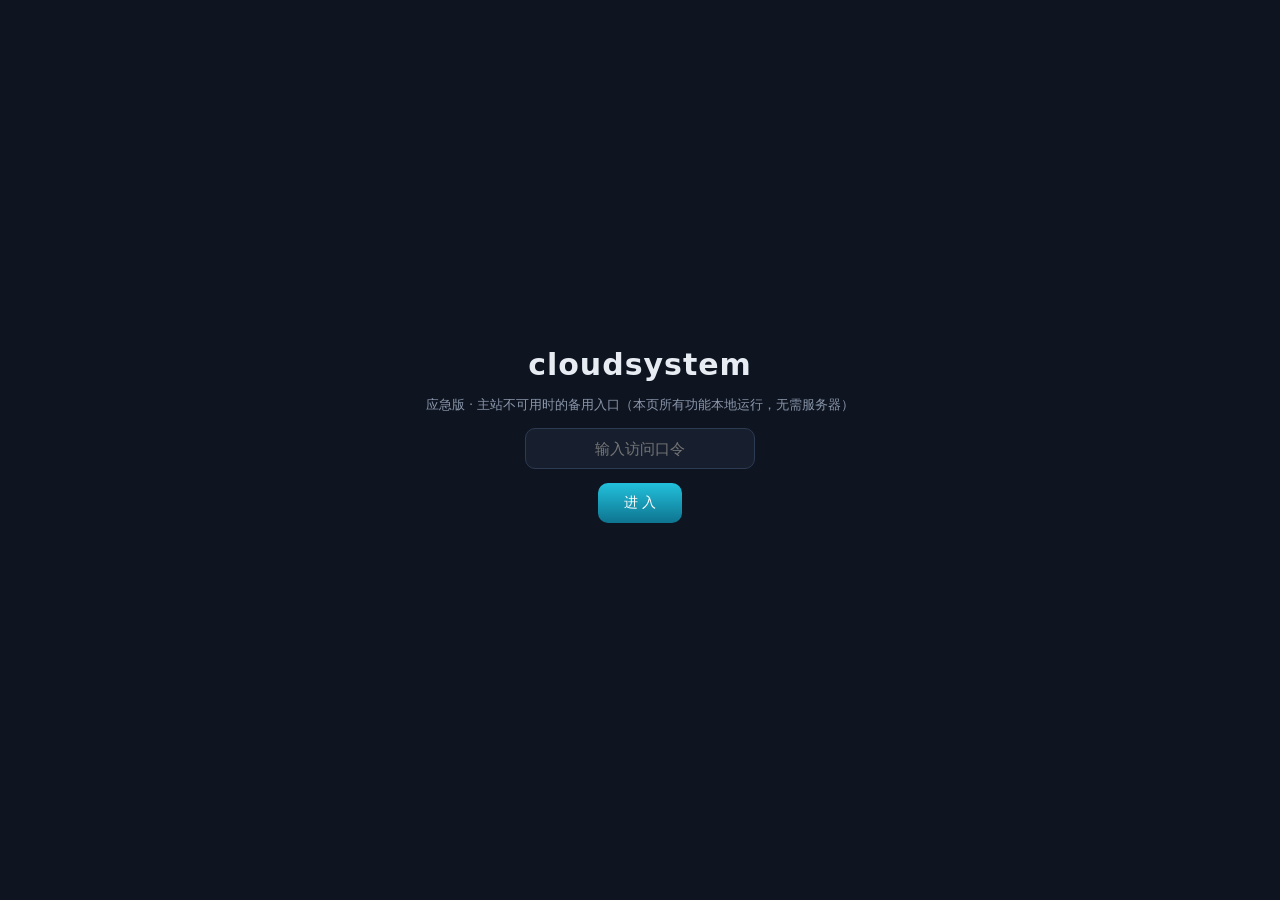
<file: index.html>
<!DOCTYPE html>
<html lang="zh-CN">
<head>
<meta charset="UTF-8">
<meta name="viewport" content="width=device-width, initial-scale=1.0">
<link rel="icon" href="[data-uri]">
<title>cloudsystem · 应急版</title>
<style>
  :root{--bg:#0e1420;--panel:#171f2e;--panel2:#1e2839;--text:#e7ecf3;--mut:#8a97ab;--acc:#22c1dc;--ok:#22b573;--bad:#e05b5b}
  *{box-sizing:border-box;margin:0;padding:0}
  body{background:var(--bg);color:var(--text);font-family:system-ui,"Microsoft YaHei",sans-serif;min-height:100vh}
  /* 登录 */
  #gate{display:flex;align-items:center;justify-content:center;min-height:100vh;flex-direction:column;gap:14px}
  #gate h1{font-size:30px;letter-spacing:1px}
  #gate .sub{color:var(--mut);font-size:13px}
  #gate input{padding:11px 14px;border-radius:10px;border:1px solid #2c3a52;background:var(--panel);color:var(--text);font-size:15px;width:230px;text-align:center;outline:none}
  #gate button{padding:11px 26px;border-radius:10px;border:0;background:linear-gradient(180deg,var(--acc),#0e7490);color:#fff;font-size:14px;cursor:pointer}
  #gate .err{color:var(--bad);font-size:12.5px;min-height:16px}
  /* 桌面 */
  #desk{display:none;max-width:900px;margin:0 auto;padding:20px 14px 60px}
  header{display:flex;align-items:center;gap:10px;margin-bottom:18px;flex-wrap:wrap}
  header b{font-size:17px}
  header .tag{font-size:11px;color:#ffd479;border:1px solid rgba(255,212,121,.4);border-radius:6px;padding:2px 8px}
  header .lnk{margin-left:auto;font-size:12.5px}
  header .lnk a{color:var(--acc);text-decoration:none;margin-left:12px}
  .grid{display:grid;grid-template-columns:repeat(auto-fill,minmax(150px,1fr));gap:12px}
  .tile{background:var(--panel);border:1px solid rgba(255,255,255,.07);border-radius:14px;padding:18px 10px;text-align:center;cursor:pointer;transition:.15s;user-select:none}
  .tile:hover{background:var(--panel2);transform:translateY(-2px)}
  .tile .ic{font-size:30px}
  .tile .nm{font-size:13px;margin-top:8px}
  /* 窗口 */
  .win{position:fixed;inset:0;background:rgba(0,0,0,.45);display:none;z-index:20}
  .win.on{display:flex;align-items:center;justify-content:center}
  .win .box{background:var(--panel);border:1px solid rgba(255,255,255,.1);border-radius:16px;width:min(680px,94vw);max-height:86vh;display:flex;flex-direction:column;overflow:hidden}
  .win .hd{display:flex;align-items:center;padding:12px 16px;border-bottom:1px solid rgba(255,255,255,.08);font-weight:600;font-size:14px}
  .win .hd button{margin-left:auto;border:0;background:rgba(255,255,255,.1);color:#fff;border-radius:8px;padding:4px 12px;cursor:pointer;font-size:12px}
  .win .bd{padding:16px;overflow-y:auto;font-size:13.5px;line-height:1.7}
  .mut{color:var(--mut);font-size:12px}
  textarea,input[t="t"]{width:100%;background:var(--panel2);border:1px solid rgba(255,255,255,.12);color:var(--text);border-radius:10px;padding:10px;font-family:inherit;font-size:13.5px;outline:none}
  .btn{border:0;border-radius:9px;background:linear-gradient(180deg,var(--acc),#0e7490);color:#fff;padding:8px 18px;cursor:pointer;font-size:13px;margin-top:10px}
  .notice{background:rgba(255,212,121,.08);border:1px solid rgba(255,212,121,.3);border-radius:10px;padding:10px 12px;font-size:12.5px;margin-bottom:14px}
  /* 2048 */
  #g2048{display:grid;grid-template-columns:repeat(4,1fr);gap:8px;width:min(340px,86vw);margin:0 auto}
  #g2048 .c{aspect-ratio:1;display:flex;align-items:center;justify-content:center;border-radius:8px;background:#2a3648;font-weight:700;font-size:22px}
  .g-hd{display:flex;align-items:center;gap:12px;justify-content:center;margin-bottom:12px}
  /* 贪吃蛇 */
  #snk{display:block;margin:0 auto;background:#0b101a;border-radius:10px;touch-action:none}
  /* 留言 */
  .msg{background:var(--panel2);border-radius:10px;padding:8px 12px;margin:8px 0;font-size:13px}
</style>
</head>
<body>

<!-- 登录门 -->
<div id="gate">
  <h1>cloudsystem</h1>
  <div class="sub">应急版 · 主站不可用时的备用入口（本页所有功能本地运行，无需服务器）</div>
  <input id="pw" type="password" placeholder="输入访问口令" maxlength="20">
  <button onclick="tryLogin()">进 入</button>
  <div class="err" id="gateErr"></div>
</div>

<!-- 桌面 -->
<div id="desk">
  <div class="notice">⚠️ 这是 <b>应急备用页</b>（GitHub 托管，纯本地运行）。完整版当前版本 <b>v19.93</b>（管理台 DeepSeek 助手新增「查网站访问次数」权限：site_visits 只读工具…）。主站恢复后请回 <a href="https://3920850391.dpdns.org/" style="color:var(--acc)">3920850391.dpdns.org</a>。</div>
  <header>
    <b>cloudsystem 应急版</b><span class="tag">离线可用</span>
    <span class="lnk"><a href="https://3920850391.dpdns.org/" target="_blank">完整版主站 ↗</a></span>
  </header>
  <div class="grid">
    <div class="tile" onclick="openApp('note')"><div class="ic">📝</div><div class="nm">记事本</div></div>
    <div class="tile" onclick="openApp('board')"><div class="ic">💬</div><div class="nm">离线留言板</div></div>
    <div class="tile" onclick="openApp('g2048')"><div class="ic">🎮</div><div class="nm">2048</div></div>
    <div class="tile" onclick="openApp('snake')"><div class="ic">🐍</div><div class="nm">贪吃蛇</div></div>
    <div class="tile" onclick="openApp('info')"><div class="ic">ℹ️</div><div class="nm">使用说明</div></div>
  </div>
</div>

<!-- 记事本 -->
<div class="win" id="w-note"><div class="box"><div class="hd">📝 记事本<button onclick="closeApp('note')">关闭</button></div>
  <div class="bd">
    <textarea id="noteTa" rows="12" placeholder="随手记（自动保存在本机浏览器）"></textarea>
    <button class="btn" onclick="saveNote()">保存</button> <span class="mut" id="noteSt"></span>
  </div></div></div>

<!-- 留言板 -->
<div class="win" id="w-board"><div class="box"><div class="hd">💬 离线留言板<button onclick="closeApp('board')">关闭</button></div>
  <div class="bd">
    <div class="mut" style="margin-bottom:8px">主站故障期间留下的消息，保存在本机；恢复后可一键复制到完整版提交。</div>
    <textarea id="boardTa" rows="3" placeholder="写留言…"></textarea>
    <button class="btn" onclick="addMsg()">添加留言</button>
    <div id="msgList" style="margin-top:12px"></div>
  </div></div></div>

<!-- 2048 -->
<div class="win" id="w-g2048"><div class="box"><div class="hd">🎮 2048<button onclick="closeApp('g2048')">关闭</button></div>
  <div class="bd">
    <div class="g-hd"><b>得分：<span id="s2048">0</span></b><button class="btn" style="margin:0" onclick="new2048()">新一局</button></div>
    <div id="g2048"></div>
    <div class="mut" style="text-align:center;margin-top:10px">方向键 / 上下左右滑动</div>
  </div></div></div>

<!-- 贪吃蛇 -->
<div class="win" id="w-snake"><div class="box"><div class="hd">🐍 贪吃蛇<button onclick="closeApp('snake')">关闭</button></div>
  <div class="bd">
    <div class="g-hd"><b>得分：<span id="sSnk">0</span></b><button class="btn" style="margin:0" onclick="newSnk()">重新开始</button></div>
    <canvas id="snk" width="320" height="320"></canvas>
    <div class="mut" style="text-align:center;margin-top:10px">方向键 / 屏幕滑动</div>
  </div></div></div>

<!-- 说明 -->
<div class="win" id="w-info"><div class="box"><div class="hd">ℹ️ 使用说明<button onclick="closeApp('info')">关闭</button></div>
  <div class="bd">
    <b>这是什么？</b><br>
    cloudsystem 完整版（<a href="https://3920850391.dpdns.org/" style="color:var(--acc)">3920850391.dpdns.org</a>）需要我的服务器在线才能运行。当服务器/隧道故障时，这个 GitHub 托管的应急页始终可用——它不依赖任何后端。<br><br>
    <b>应急页能做什么</b><br>
    · 📝 记事本：本地保存，随时记录<br>
    · 💬 离线留言板：故障期间的留言存本机，恢复后可复制到完整版提交<br>
    · 🎮 2048 / 🐍 贪吃蛇：离线可玩<br><br>
    <b>应急页不能做什么</b><br>
    聊天室、好友、音视频通话、64 位虚拟机、应用商店下载——这些都需要服务器，请等主站恢复。<br><br>
    <b>数据说明</b>：本页所有数据只存在你自己的浏览器里（localStorage），不上传、不同步。
  </div></div></div>

<script>
/* ---------- 登录 ---------- */
/* 与完整版 .access_keys 一致：575006=通用口令(不锁IP,优先) / 189098=主密钥(锁IP) */
var PWS = ["575006","189098"];
function tryLogin(){
  var v = document.getElementById("pw").value.trim();
  if(PWS.indexOf(v) >= 0){
    try{ sessionStorage.setItem("eg.ok","1"); }catch(e){}
    document.getElementById("gate").style.display="none";
    document.getElementById("desk").style.display="block";
  }else{
    document.getElementById("gateErr").textContent = "口令不对";
  }
}
document.getElementById("pw").addEventListener("keydown", function(e){ if(e.key==="Enter") tryLogin(); });
try{ if(sessionStorage.getItem("eg.ok")==="1"){ document.getElementById("gate").style.display="none"; document.getElementById("desk").style.display="block"; } }catch(e){}

/* ---------- 窗口 ---------- */
function openApp(n){ document.getElementById("w-"+n).classList.add("on");
  if(n==="note") loadNote(); if(n==="board") renderMsgs(); if(n==="g2048") new2048(); if(n==="snake") newSnk(); }
function closeApp(n){ document.getElementById("w-"+n).classList.remove("on"); if(n==="snake") stopSnk(); }
function ls(k,v){ try{ if(v===undefined) return localStorage.getItem(k); localStorage.setItem(k,v); }catch(e){ return null; } }

/* ---------- 记事本 ---------- */
function loadNote(){ document.getElementById("noteTa").value = ls("eg.note")||""; document.getElementById("noteSt").textContent=""; }
function saveNote(){ ls("eg.note", document.getElementById("noteTa").value);
  var s=document.getElementById("noteSt"); s.textContent="已保存 ✔"; setTimeout(function(){s.textContent="";},2000); }

/* ---------- 留言板 ---------- */
function getMsgs(){ try{ return JSON.parse(ls("eg.msgs")||"[]"); }catch(e){ return []; } }
function addMsg(){
  var t = document.getElementById("boardTa").value.trim(); if(!t) return;
  var m = getMsgs(); m.unshift({ts:new Date().toLocaleString("zh-CN"), text:t}); ls("eg.msgs", JSON.stringify(m.slice(0,50)));
  document.getElementById("boardTa").value=""; renderMsgs();
}
function renderMsgs(){
  var m = getMsgs(), h = m.map(function(x){ return '<div class="msg"><span class="mut">'+x.ts+'</span><br>'+x.text.replace(/</g,"&lt;")+'</div>'; }).join("") || '<div class="mut">还没有留言</div>';
  h += '<button class="btn" onclick="copyMsgs()">一键复制全部（恢复后粘贴到完整版提交）</button>';
  document.getElementById("msgList").innerHTML = h;
}
function copyMsgs(){
  var t = getMsgs().map(function(x){ return "["+x.ts+"] "+x.text; }).join("\n");
  if(navigator.clipboard) navigator.clipboard.writeText(t); else{ var ta=document.createElement("textarea"); ta.value=t; document.body.appendChild(ta); ta.select(); document.execCommand("copy"); ta.remove(); }
  alert("已复制，回到完整版的「问题反馈」粘贴提交即可");
}

/* ---------- 2048 ---------- */
var G=[], S2048=0;
function new2048(){ G=[]; for(var i=0;i<16;i++) G.push(0); S2048=0; add2(); add2(); draw2048(); }
function add2(){ var e=[]; for(var i=0;i<16;i++) if(!G[i]) e.push(i); if(!e.length) return; G[e[Math.floor(Math.random()*e.length)]]=Math.random()<0.9?2:4; }
function draw2048(){
  var el=document.getElementById("g2048"), colors={2:"#3a4a63",4:"#41556f",8:"#2b8fd8",16:"#22b573",32:"#e0a33e",64:"#e05b5b",128:"#9b59d0",256:"#22c1dc",512:"#ff9f43",1024:"#ff6b81",2048:"#ffd479"};
  var h=""; for(var i=0;i<16;i++){ var v=G[i];
    h+='<div class="c" style="'+(v?'background:'+(colors[v]||'#ffd479')+';color:'+(v>=64?'#1a2230':'#e7ecf3'):'')+'">'+(v||"")+'</div>'; }
  el.innerHTML=h; document.getElementById("s2048").textContent=S2048;
}
function move2048(dir){
  var moved=false;
  function line(idxs){
    var vals=idxs.map(function(i){return G[i];}).filter(function(v){return v;});
    for(var i=0;i<vals.length-1;i++){ if(vals[i]===vals[i+1]){ vals[i]*=2; S2048+=vals[i]; vals.splice(i+1,1); } }
    while(vals.length<4) vals.push(0);
    idxs.forEach(function(i,j){ if(G[i]!==vals[j]) moved=true; G[i]=vals[j]; });
  }
  for(var k=0;k<4;k++){
    if(dir==="l") line([k*4,k*4+1,k*4+2,k*4+3]);
    if(dir==="r") line([k*4+3,k*4+2,k*4+1,k*4]);
    if(dir==="u") line([k,k+4,k+8,k+12]);
    if(dir==="d") line([k+12,k+8,k+4,k]);
  }
  if(moved){ add2(); draw2048(); }
}
document.addEventListener("keydown", function(e){
  if(!document.getElementById("w-g2048").classList.contains("on")) return;
  var m={ArrowLeft:"l",ArrowRight:"r",ArrowUp:"u",ArrowDown:"d"}[e.key];
  if(m){ e.preventDefault(); move2048(m); }
});
(function(){
  var sx=0, sy=0, el=document.getElementById("g2048");
  el.addEventListener("touchstart", function(e){ sx=e.touches[0].clientX; sy=e.touches[0].clientY; }, {passive:true});
  el.addEventListener("touchend", function(e){
    var dx=e.changedTouches[0].clientX-sx, dy=e.changedTouches[0].clientY-sy;
    if(Math.abs(dx)<20 && Math.abs(dy)<20) return;
    move2048(Math.abs(dx)>Math.abs(dy) ? (dx>0?"r":"l") : (dy>0?"d":"u"));
  }, {passive:true});
})();

/* ---------- 贪吃蛇 ---------- */
var snkT=null, snk=null, snkDir=[1,0], snkScore=0;
function newSnk(){
  stopSnk(); snkScore=0; snkDir=[1,0];
  snk=[[5,8],[4,8],[3,8]]; foodSnk=[15,8];
  var c=document.getElementById("snk"), x=c.getContext("2d");
  snkT=setInterval(function(){ stepSnk(x); },140);
  drawSnk(x);
}
var foodSnk=[15,8];
function stopSnk(){ if(snkT){ clearInterval(snkT); snkT=null; } }
function stepSnk(x){
  var h=[(snk[0][0]+snkDir[0]+20)%20, (snk[0][1]+snkDir[1]+20)%20];
  if(snk.some(function(s){return s[0]===h[0]&&s[1]===h[1];})){ stopSnk(); alert("游戏结束，得分 "+snkScore); return; }
  snk.unshift(h);
  if(h[0]===foodSnk[0]&&h[1]===foodSnk[1]){ snkScore+=10; document.getElementById("sSnk").textContent=snkScore;
    do{ foodSnk=[Math.floor(Math.random()*20),Math.floor(Math.random()*20)]; }while(snk.some(function(s){return s[0]===foodSnk[0]&&s[1]===foodSnk[1];}));
  } else snk.pop();
  drawSnk(x);
}
function drawSnk(x){
  x.fillStyle="#0b101a"; x.fillRect(0,0,320,320);
  x.fillStyle="#e05b5b"; x.fillRect(foodSnk[0]*16+3,foodSnk[1]*16+3,10,10);
  x.fillStyle="#22c1dc"; snk.forEach(function(s){ x.fillRect(s[0]*16+2,s[1]*16+2,12,12); });
}
document.addEventListener("keydown", function(e){
  if(!document.getElementById("w-snake").classList.contains("on")) return;
  var m={ArrowLeft:[-1,0],ArrowRight:[1,0],ArrowUp:[0,-1],ArrowDown:[0,1]}[e.key];
  if(m){ e.preventDefault(); if(m[0]!==-snkDir[0]||m[1]!==-snkDir[1]) snkDir=m; }
});
(function(){
  var c=document.getElementById("snk"), sx=0, sy=0;
  c.addEventListener("touchstart", function(e){ sx=e.touches[0].clientX; sy=e.touches[0].clientY; }, {passive:true});
  c.addEventListener("touchend", function(e){
    var dx=e.changedTouches[0].clientX-sx, dy=e.changedTouches[0].clientY-sy;
    if(Math.abs(dx)<20 && Math.abs(dy)<20) return;
    var m = Math.abs(dx)>Math.abs(dy) ? [dx>0?1:-1,0] : [0,dy>0?1:-1];
    if(m[0]!==-snkDir[0]||m[1]!==-snkDir[1]) snkDir=m;
  }, {passive:true});
})();
</script>
</body>
</html>
</file>
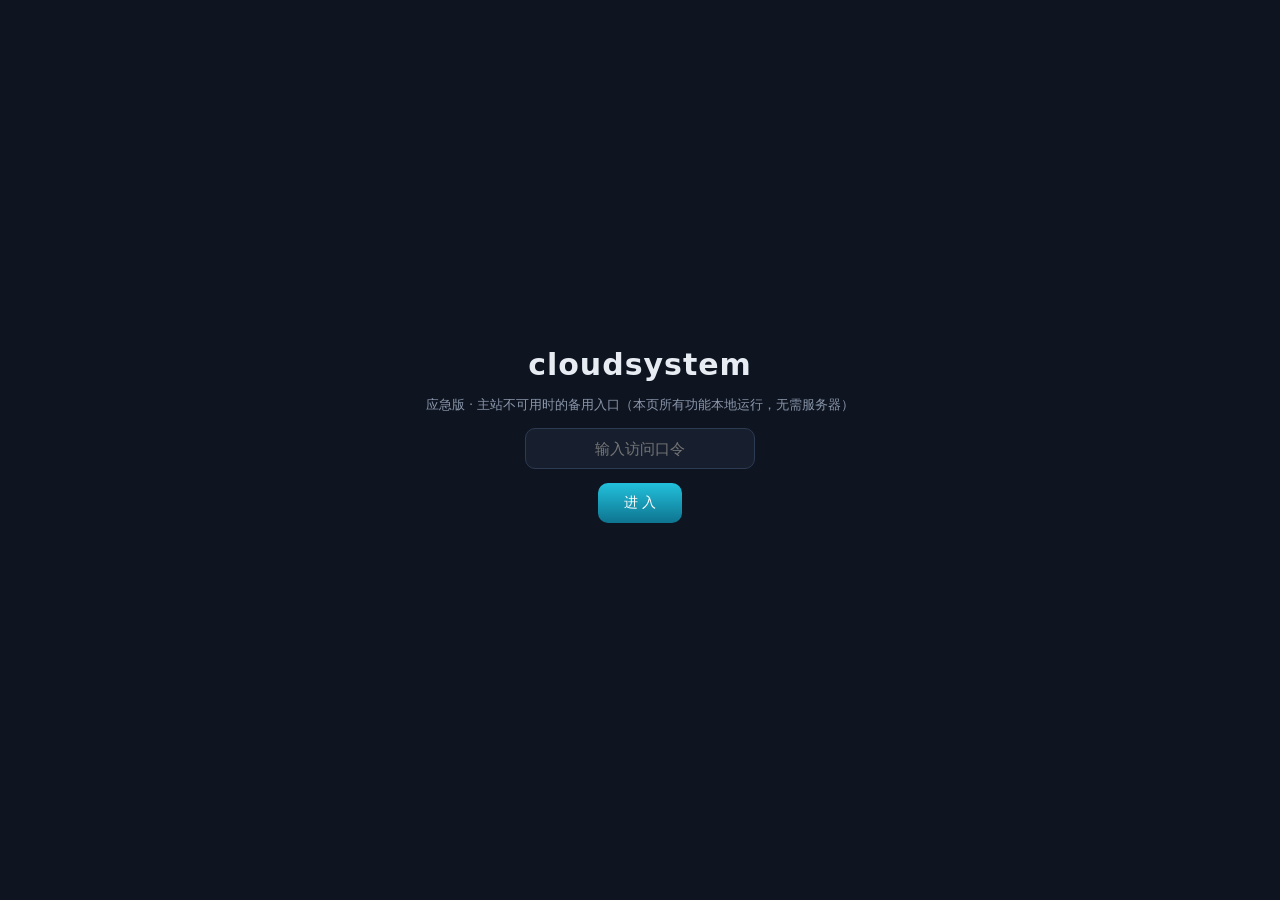
<file: emergency/index.html>
<!DOCTYPE html>
<html lang="zh-CN">
<head>
<meta charset="UTF-8">
<meta name="viewport" content="width=device-width, initial-scale=1.0">
<title>cloudsystem · 应急版</title>
<style>
  :root{--bg:#0e1420;--panel:#171f2e;--panel2:#1e2839;--text:#e7ecf3;--mut:#8a97ab;--acc:#22c1dc;--ok:#22b573;--bad:#e05b5b}
  *{box-sizing:border-box;margin:0;padding:0}
  body{background:var(--bg);color:var(--text);font-family:system-ui,"Microsoft YaHei",sans-serif;min-height:100vh}
  /* 登录 */
  #gate{display:flex;align-items:center;justify-content:center;min-height:100vh;flex-direction:column;gap:14px}
  #gate h1{font-size:30px;letter-spacing:1px}
  #gate .sub{color:var(--mut);font-size:13px}
  #gate input{padding:11px 14px;border-radius:10px;border:1px solid #2c3a52;background:var(--panel);color:var(--text);font-size:15px;width:230px;text-align:center;outline:none}
  #gate button{padding:11px 26px;border-radius:10px;border:0;background:linear-gradient(180deg,var(--acc),#0e7490);color:#fff;font-size:14px;cursor:pointer}
  #gate .err{color:var(--bad);font-size:12.5px;min-height:16px}
  /* 桌面 */
  #desk{display:none;max-width:900px;margin:0 auto;padding:20px 14px 60px}
  header{display:flex;align-items:center;gap:10px;margin-bottom:18px;flex-wrap:wrap}
  header b{font-size:17px}
  header .tag{font-size:11px;color:#ffd479;border:1px solid rgba(255,212,121,.4);border-radius:6px;padding:2px 8px}
  header .lnk{margin-left:auto;font-size:12.5px}
  header .lnk a{color:var(--acc);text-decoration:none;margin-left:12px}
  .grid{display:grid;grid-template-columns:repeat(auto-fill,minmax(150px,1fr));gap:12px}
  .tile{background:var(--panel);border:1px solid rgba(255,255,255,.07);border-radius:14px;padding:18px 10px;text-align:center;cursor:pointer;transition:.15s;user-select:none}
  .tile:hover{background:var(--panel2);transform:translateY(-2px)}
  .tile .ic{font-size:30px}
  .tile .nm{font-size:13px;margin-top:8px}
  /* 窗口 */
  .win{position:fixed;inset:0;background:rgba(0,0,0,.45);display:none;z-index:20}
  .win.on{display:flex;align-items:center;justify-content:center}
  .win .box{background:var(--panel);border:1px solid rgba(255,255,255,.1);border-radius:16px;width:min(680px,94vw);max-height:86vh;display:flex;flex-direction:column;overflow:hidden}
  .win .hd{display:flex;align-items:center;padding:12px 16px;border-bottom:1px solid rgba(255,255,255,.08);font-weight:600;font-size:14px}
  .win .hd button{margin-left:auto;border:0;background:rgba(255,255,255,.1);color:#fff;border-radius:8px;padding:4px 12px;cursor:pointer;font-size:12px}
  .win .bd{padding:16px;overflow-y:auto;font-size:13.5px;line-height:1.7}
  .mut{color:var(--mut);font-size:12px}
  textarea,input[t="t"]{width:100%;background:var(--panel2);border:1px solid rgba(255,255,255,.12);color:var(--text);border-radius:10px;padding:10px;font-family:inherit;font-size:13.5px;outline:none}
  .btn{border:0;border-radius:9px;background:linear-gradient(180deg,var(--acc),#0e7490);color:#fff;padding:8px 18px;cursor:pointer;font-size:13px;margin-top:10px}
  .notice{background:rgba(255,212,121,.08);border:1px solid rgba(255,212,121,.3);border-radius:10px;padding:10px 12px;font-size:12.5px;margin-bottom:14px}
  /* 2048 */
  #g2048{display:grid;grid-template-columns:repeat(4,1fr);gap:8px;width:min(340px,86vw);margin:0 auto}
  #g2048 .c{aspect-ratio:1;display:flex;align-items:center;justify-content:center;border-radius:8px;background:#2a3648;font-weight:700;font-size:22px}
  .g-hd{display:flex;align-items:center;gap:12px;justify-content:center;margin-bottom:12px}
  /* 贪吃蛇 */
  #snk{display:block;margin:0 auto;background:#0b101a;border-radius:10px;touch-action:none}
  /* 留言 */
  .msg{background:var(--panel2);border-radius:10px;padding:8px 12px;margin:8px 0;font-size:13px}
</style>
</head>
<body>

<!-- 登录门 -->
<div id="gate">
  <h1>cloudsystem</h1>
  <div class="sub">应急版 · 主站不可用时的备用入口（本页所有功能本地运行，无需服务器）</div>
  <input id="pw" type="password" placeholder="输入访问口令" maxlength="20">
  <button onclick="tryLogin()">进 入</button>
  <div class="err" id="gateErr"></div>
</div>

<!-- 桌面 -->
<div id="desk">
  <div class="notice">⚠️ 这是 <b>应急备用页</b>（GitHub 托管，纯本地运行）。完整版当前版本 <b>v15.83</b>（新增应急备用页（emergency/index.html，GitHub Page）。主站恢复后请回 <a href="https://3920850391.dpdns.org/" style="color:var(--acc)">3920850391.dpdns.org</a>。</div>
  <header>
    <b>cloudsystem 应急版</b><span class="tag">离线可用</span>
    <span class="lnk"><a href="https://3920850391.dpdns.org/" target="_blank">完整版主站 ↗</a></span>
  </header>
  <div class="grid">
    <div class="tile" onclick="openApp('note')"><div class="ic">📝</div><div class="nm">记事本</div></div>
    <div class="tile" onclick="openApp('board')"><div class="ic">💬</div><div class="nm">离线留言板</div></div>
    <div class="tile" onclick="openApp('g2048')"><div class="ic">🎮</div><div class="nm">2048</div></div>
    <div class="tile" onclick="openApp('snake')"><div class="ic">🐍</div><div class="nm">贪吃蛇</div></div>
    <div class="tile" onclick="openApp('info')"><div class="ic">ℹ️</div><div class="nm">使用说明</div></div>
  </div>
</div>

<!-- 记事本 -->
<div class="win" id="w-note"><div class="box"><div class="hd">📝 记事本<button onclick="closeApp('note')">关闭</button></div>
  <div class="bd">
    <textarea id="noteTa" rows="12" placeholder="随手记（自动保存在本机浏览器）"></textarea>
    <button class="btn" onclick="saveNote()">保存</button> <span class="mut" id="noteSt"></span>
  </div></div></div>

<!-- 留言板 -->
<div class="win" id="w-board"><div class="box"><div class="hd">💬 离线留言板<button onclick="closeApp('board')">关闭</button></div>
  <div class="bd">
    <div class="mut" style="margin-bottom:8px">主站故障期间留下的消息，保存在本机；恢复后可一键复制到完整版提交。</div>
    <textarea id="boardTa" rows="3" placeholder="写留言…"></textarea>
    <button class="btn" onclick="addMsg()">添加留言</button>
    <div id="msgList" style="margin-top:12px"></div>
  </div></div></div>

<!-- 2048 -->
<div class="win" id="w-g2048"><div class="box"><div class="hd">🎮 2048<button onclick="closeApp('g2048')">关闭</button></div>
  <div class="bd">
    <div class="g-hd"><b>得分：<span id="s2048">0</span></b><button class="btn" style="margin:0" onclick="new2048()">新一局</button></div>
    <div id="g2048"></div>
    <div class="mut" style="text-align:center;margin-top:10px">方向键 / 上下左右滑动</div>
  </div></div></div>

<!-- 贪吃蛇 -->
<div class="win" id="w-snake"><div class="box"><div class="hd">🐍 贪吃蛇<button onclick="closeApp('snake')">关闭</button></div>
  <div class="bd">
    <div class="g-hd"><b>得分：<span id="sSnk">0</span></b><button class="btn" style="margin:0" onclick="newSnk()">重新开始</button></div>
    <canvas id="snk" width="320" height="320"></canvas>
    <div class="mut" style="text-align:center;margin-top:10px">方向键 / 屏幕滑动</div>
  </div></div></div>

<!-- 说明 -->
<div class="win" id="w-info"><div class="box"><div class="hd">ℹ️ 使用说明<button onclick="closeApp('info')">关闭</button></div>
  <div class="bd">
    <b>这是什么？</b><br>
    cloudsystem 完整版（<a href="https://3920850391.dpdns.org/" style="color:var(--acc)">3920850391.dpdns.org</a>）需要我的服务器在线才能运行。当服务器/隧道故障时，这个 GitHub 托管的应急页始终可用——它不依赖任何后端。<br><br>
    <b>应急页能做什么</b><br>
    · 📝 记事本：本地保存，随时记录<br>
    · 💬 离线留言板：故障期间的留言存本机，恢复后可复制到完整版提交<br>
    · 🎮 2048 / 🐍 贪吃蛇：离线可玩<br><br>
    <b>应急页不能做什么</b><br>
    聊天室、好友、音视频通话、64 位虚拟机、应用商店下载——这些都需要服务器，请等主站恢复。<br><br>
    <b>数据说明</b>：本页所有数据只存在你自己的浏览器里（localStorage），不上传、不同步。
  </div></div></div>

<script>
/* ---------- 登录 ---------- */
/* 与完整版 .access_keys 一致：575006=通用口令(不锁IP,优先) / 189098=主密钥(锁IP) */
var PWS = ["575006","189098"];
function tryLogin(){
  var v = document.getElementById("pw").value.trim();
  if(PWS.indexOf(v) >= 0){
    try{ sessionStorage.setItem("eg.ok","1"); }catch(e){}
    document.getElementById("gate").style.display="none";
    document.getElementById("desk").style.display="block";
  }else{
    document.getElementById("gateErr").textContent = "口令不对";
  }
}
document.getElementById("pw").addEventListener("keydown", function(e){ if(e.key==="Enter") tryLogin(); });
try{ if(sessionStorage.getItem("eg.ok")==="1"){ document.getElementById("gate").style.display="none"; document.getElementById("desk").style.display="block"; } }catch(e){}

/* ---------- 窗口 ---------- */
function openApp(n){ document.getElementById("w-"+n).classList.add("on");
  if(n==="note") loadNote(); if(n==="board") renderMsgs(); if(n==="g2048") new2048(); if(n==="snake") newSnk(); }
function closeApp(n){ document.getElementById("w-"+n).classList.remove("on"); if(n==="snake") stopSnk(); }
function ls(k,v){ try{ if(v===undefined) return localStorage.getItem(k); localStorage.setItem(k,v); }catch(e){ return null; } }

/* ---------- 记事本 ---------- */
function loadNote(){ document.getElementById("noteTa").value = ls("eg.note")||""; document.getElementById("noteSt").textContent=""; }
function saveNote(){ ls("eg.note", document.getElementById("noteTa").value);
  var s=document.getElementById("noteSt"); s.textContent="已保存 ✔"; setTimeout(function(){s.textContent="";},2000); }

/* ---------- 留言板 ---------- */
function getMsgs(){ try{ return JSON.parse(ls("eg.msgs")||"[]"); }catch(e){ return []; } }
function addMsg(){
  var t = document.getElementById("boardTa").value.trim(); if(!t) return;
  var m = getMsgs(); m.unshift({ts:new Date().toLocaleString("zh-CN"), text:t}); ls("eg.msgs", JSON.stringify(m.slice(0,50)));
  document.getElementById("boardTa").value=""; renderMsgs();
}
function renderMsgs(){
  var m = getMsgs(), h = m.map(function(x){ return '<div class="msg"><span class="mut">'+x.ts+'</span><br>'+x.text.replace(/</g,"&lt;")+'</div>'; }).join("") || '<div class="mut">还没有留言</div>';
  h += '<button class="btn" onclick="copyMsgs()">一键复制全部（恢复后粘贴到完整版提交）</button>';
  document.getElementById("msgList").innerHTML = h;
}
function copyMsgs(){
  var t = getMsgs().map(function(x){ return "["+x.ts+"] "+x.text; }).join("\n");
  if(navigator.clipboard) navigator.clipboard.writeText(t); else{ var ta=document.createElement("textarea"); ta.value=t; document.body.appendChild(ta); ta.select(); document.execCommand("copy"); ta.remove(); }
  alert("已复制，回到完整版的「问题反馈」粘贴提交即可");
}

/* ---------- 2048 ---------- */
var G=[], S2048=0;
function new2048(){ G=[]; for(var i=0;i<16;i++) G.push(0); S2048=0; add2(); add2(); draw2048(); }
function add2(){ var e=[]; for(var i=0;i<16;i++) if(!G[i]) e.push(i); if(!e.length) return; G[e[Math.floor(Math.random()*e.length)]]=Math.random()<0.9?2:4; }
function draw2048(){
  var el=document.getElementById("g2048"), colors={2:"#3a4a63",4:"#41556f",8:"#2b8fd8",16:"#22b573",32:"#e0a33e",64:"#e05b5b",128:"#9b59d0",256:"#22c1dc",512:"#ff9f43",1024:"#ff6b81",2048:"#ffd479"};
  var h=""; for(var i=0;i<16;i++){ var v=G[i];
    h+='<div class="c" style="'+(v?'background:'+(colors[v]||'#ffd479')+';color:'+(v>=64?'#1a2230':'#e7ecf3'):'')+'">'+(v||"")+'</div>'; }
  el.innerHTML=h; document.getElementById("s2048").textContent=S2048;
}
function move2048(dir){
  var moved=false;
  function line(idxs){
    var vals=idxs.map(function(i){return G[i];}).filter(function(v){return v;});
    for(var i=0;i<vals.length-1;i++){ if(vals[i]===vals[i+1]){ vals[i]*=2; S2048+=vals[i]; vals.splice(i+1,1); } }
    while(vals.length<4) vals.push(0);
    idxs.forEach(function(i,j){ if(G[i]!==vals[j]) moved=true; G[i]=vals[j]; });
  }
  for(var k=0;k<4;k++){
    if(dir==="l") line([k*4,k*4+1,k*4+2,k*4+3]);
    if(dir==="r") line([k*4+3,k*4+2,k*4+1,k*4]);
    if(dir==="u") line([k,k+4,k+8,k+12]);
    if(dir==="d") line([k+12,k+8,k+4,k]);
  }
  if(moved){ add2(); draw2048(); }
}
document.addEventListener("keydown", function(e){
  if(!document.getElementById("w-g2048").classList.contains("on")) return;
  var m={ArrowLeft:"l",ArrowRight:"r",ArrowUp:"u",ArrowDown:"d"}[e.key];
  if(m){ e.preventDefault(); move2048(m); }
});
(function(){
  var sx=0, sy=0, el=document.getElementById("g2048");
  el.addEventListener("touchstart", function(e){ sx=e.touches[0].clientX; sy=e.touches[0].clientY; }, {passive:true});
  el.addEventListener("touchend", function(e){
    var dx=e.changedTouches[0].clientX-sx, dy=e.changedTouches[0].clientY-sy;
    if(Math.abs(dx)<20 && Math.abs(dy)<20) return;
    move2048(Math.abs(dx)>Math.abs(dy) ? (dx>0?"r":"l") : (dy>0?"d":"u"));
  }, {passive:true});
})();

/* ---------- 贪吃蛇 ---------- */
var snkT=null, snk=null, snkDir=[1,0], snkScore=0;
function newSnk(){
  stopSnk(); snkScore=0; snkDir=[1,0];
  snk=[[5,8],[4,8],[3,8]]; foodSnk=[15,8];
  var c=document.getElementById("snk"), x=c.getContext("2d");
  snkT=setInterval(function(){ stepSnk(x); },140);
  drawSnk(x);
}
var foodSnk=[15,8];
function stopSnk(){ if(snkT){ clearInterval(snkT); snkT=null; } }
function stepSnk(x){
  var h=[(snk[0][0]+snkDir[0]+20)%20, (snk[0][1]+snkDir[1]+20)%20];
  if(snk.some(function(s){return s[0]===h[0]&&s[1]===h[1];})){ stopSnk(); alert("游戏结束，得分 "+snkScore); return; }
  snk.unshift(h);
  if(h[0]===foodSnk[0]&&h[1]===foodSnk[1]){ snkScore+=10; document.getElementById("sSnk").textContent=snkScore;
    do{ foodSnk=[Math.floor(Math.random()*20),Math.floor(Math.random()*20)]; }while(snk.some(function(s){return s[0]===foodSnk[0]&&s[1]===foodSnk[1];}));
  } else snk.pop();
  drawSnk(x);
}
function drawSnk(x){
  x.fillStyle="#0b101a"; x.fillRect(0,0,320,320);
  x.fillStyle="#e05b5b"; x.fillRect(foodSnk[0]*16+3,foodSnk[1]*16+3,10,10);
  x.fillStyle="#22c1dc"; snk.forEach(function(s){ x.fillRect(s[0]*16+2,s[1]*16+2,12,12); });
}
document.addEventListener("keydown", function(e){
  if(!document.getElementById("w-snake").classList.contains("on")) return;
  var m={ArrowLeft:[-1,0],ArrowRight:[1,0],ArrowUp:[0,-1],ArrowDown:[0,1]}[e.key];
  if(m){ e.preventDefault(); if(m[0]!==-snkDir[0]||m[1]!==-snkDir[1]) snkDir=m; }
});
(function(){
  var c=document.getElementById("snk"), sx=0, sy=0;
  c.addEventListener("touchstart", function(e){ sx=e.touches[0].clientX; sy=e.touches[0].clientY; }, {passive:true});
  c.addEventListener("touchend", function(e){
    var dx=e.changedTouches[0].clientX-sx, dy=e.changedTouches[0].clientY-sy;
    if(Math.abs(dx)<20 && Math.abs(dy)<20) return;
    var m = Math.abs(dx)>Math.abs(dy) ? [dx>0?1:-1,0] : [0,dy>0?1:-1];
    if(m[0]!==-snkDir[0]||m[1]!==-snkDir[1]) snkDir=m;
  }, {passive:true});
})();
</script>
</body>
</html>
</file>
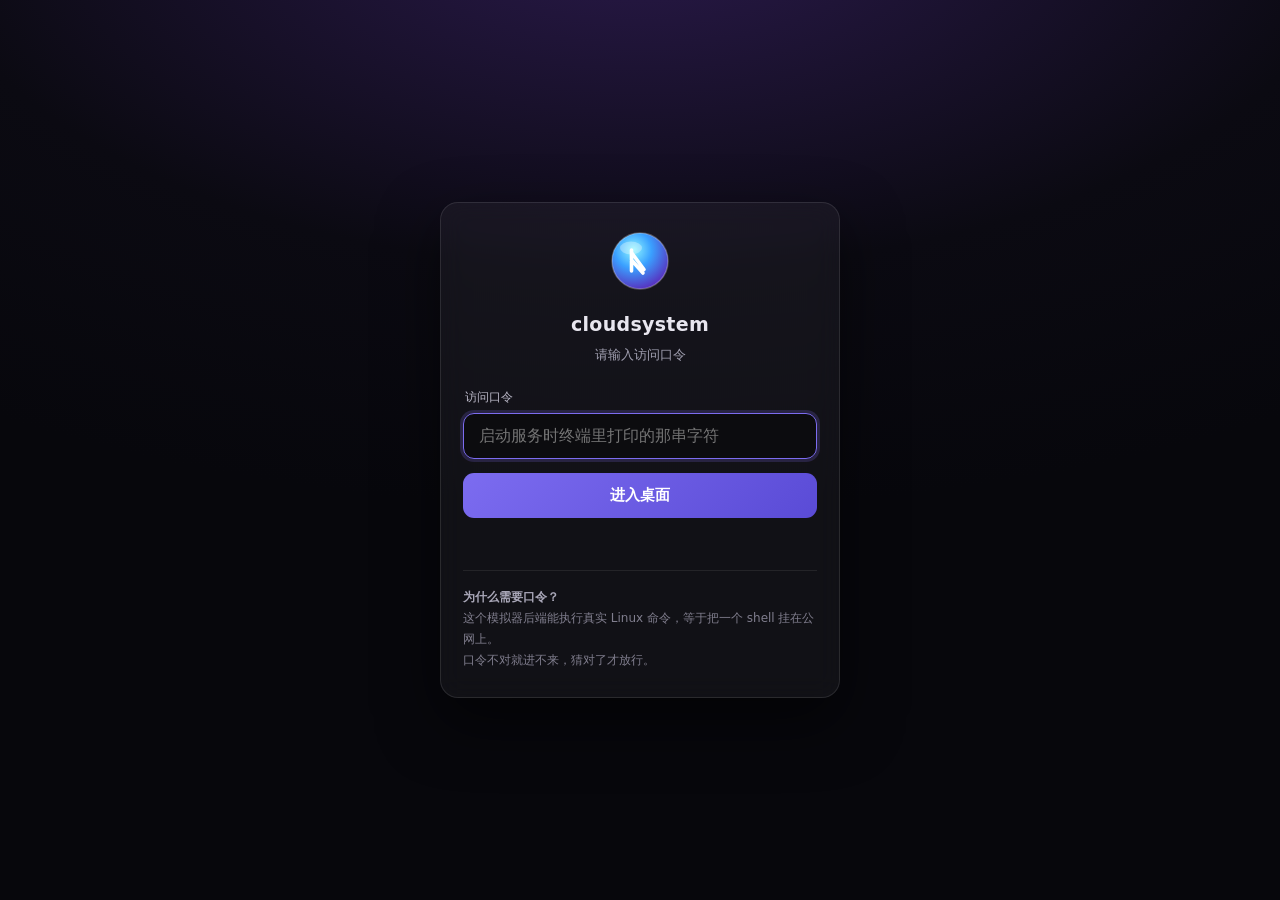
<file: login.html>
<!DOCTYPE html>
<html lang="zh">
<head>
<meta charset="utf-8">
<meta name="viewport" content="width=device-width,initial-scale=1,viewport-fit=cover">
<title>cloudsystem · 请输入访问口令</title>
<!-- 内联 favicon：正版 YubaoQiu 标识（玻璃球 + Y 字徽标，原创设计） -->
<link rel="icon" href="data:image/svg+xml,%3Csvg xmlns='http://www.w3.org/2000/svg' viewBox='0 0 64 64'%3E%3Ccircle cx='32' cy='32' r='28' fill='%233aa0ff'/%3E%3Cpath d='M23.5 21v21M23.5 23.5l12.5 17M23.5 31l11.5 13' stroke='white' stroke-width='3.6' fill='none' stroke-linecap='round' stroke-linejoin='round'/%3E%3C/svg%3E">
<style>
  :root{color-scheme:dark}
  *{box-sizing:border-box}
  /* 用 flex 不用 grid，且必须显式 flex-direction:column。
     两个坑叠在一起：
     1) grid + place-items:center 在矮屏（360px 高）上会把 .box 当 grid
        item 参与行高分配，整个登录框被推到视口下方，页面只剩一条横幅。
     2) flex 默认是 row（横向）！后端会往 body 里注入横幅占位 div，
        它成了第一个 flex item，把 .box 横向挤到屏幕外（x=视口宽），
        登录框同样看不见。写成 column 才是一列。
     配 align-items:flex-start 让超高的框能正常滚动 —— 居中时
     溢出的顶部够不着，矮屏上就点不到输入框。 */
  body{margin:0;min-height:100vh;display:flex;
       flex-direction:column;align-items:center;justify-content:flex-start;
       background:radial-gradient(1200px 600px at 50% -10%,#2b1a4d,#0b0a12 60%,#07070c);
       color:#e8e6ef;font:15px/1.6 system-ui,-apple-system,"Segoe UI",sans-serif;
       padding:20px;overflow-y:auto;overscroll-behavior:contain}
  .box{margin:auto 0;width:100%;max-width:400px;flex:0 0 auto;
       background:rgba(255,255,255,.045);
       border:1px solid rgba(255,255,255,.1);border-radius:18px;padding:26px 22px;
       box-shadow:0 24px 60px rgba(0,0,0,.55);backdrop-filter:blur(12px)}
  .logo{width:64px;height:64px;margin:0 auto 16px;border-radius:50%;
        background:none;display:grid;place-items:center;}
  h1{margin:0 0 6px;font-size:19px;text-align:center;letter-spacing:.3px}
  p.sub{margin:0 0 22px;text-align:center;color:#a09fb0;font-size:13px}
  label{display:block;font-size:12px;color:#b9b7c6;margin:0 0 6px 2px}
  input{width:100%;padding:13px 15px;border-radius:11px;border:1px solid rgba(255,255,255,.14);
        background:rgba(0,0,0,.35);color:#fff;font-size:16px;outline:none;transition:border-color .15s}
  input:focus{border-color:#7c6cf0;box-shadow:0 0 0 3px rgba(124,108,240,.2)}
  button{width:100%;margin-top:14px;padding:13px;border:0;border-radius:11px;cursor:pointer;
         background:linear-gradient(135deg,#7c6cf0,#5a4bd6);color:#fff;font-size:15px;font-weight:600;
         transition:transform .08s,filter .15s}
  button:hover{filter:brightness(1.08)} button:active{transform:scale(.985)}
  button:disabled{opacity:.6;cursor:progress}
  .msg{min-height:20px;margin-top:12px;font-size:13px;text-align:center}
  .msg.err{color:#ff7a7a} .msg.ok{color:#7ddc7d}
  .tip{margin-top:20px;padding-top:16px;border-top:1px solid rgba(255,255,255,.08);
       font-size:12px;color:#807e8e;line-height:1.75}
  .tip b{color:#a9a7b8;font-weight:600}
  .dots{letter-spacing:3px;color:#6a6880}
  /* 进度条：把登录过程的阶段显式出来，避免"点了没反应"的错觉 */
  .prog{width:100%;max-width:340px;margin:4px 0 0}
  .prog-track{height:7px;border-radius:6px;background:rgba(255,255,255,.14);overflow:hidden}
  .prog-bar{height:100%;width:0%;border-radius:6px;background:linear-gradient(90deg,#7c6cf0,#5a4bd6);transition:width .25s ease}
  .prog-bar.busy{background:linear-gradient(90deg,#7c6cf0,#9c8cff,#7c6cf0);background-size:200% 100%;animation:progflow 1.1s linear infinite}
  @keyframes progflow{from{background-position:200% 0}to{background-position:-200% 0}}
  .prog-txt{margin-top:7px;font-size:12.5px;color:#cbb8da;text-align:center;min-height:16px}
</style>
</head>
<body>
<div class="box">
  <div class="logo"><svg class="yubaoqiu-logo" width="64" height="64" viewBox="0 0 64 64" xmlns="http://www.w3.org/2000/svg" aria-hidden="true"><defs><radialGradient id="ylLogin" cx="38%" cy="30%" r="78%"><stop offset="0" stop-color="#8ff7ff"/><stop offset="42%" stop-color="#3aa0ff"/><stop offset="100%" stop-color="#5b21b6"/></radialGradient></defs><circle cx="32" cy="32" r="28" fill="url(#ylLogin)"/><ellipse cx="23" cy="19" rx="11" ry="6.5" fill="rgba(255,255,255,.32)"/><path d="M23.5 21v21M23.5 23.5l12.5 17M23.5 31l11.5 13" stroke="#fff" stroke-width="3.6" fill="none" stroke-linecap="round" stroke-linejoin="round"/><circle cx="32" cy="32" r="28" fill="none" stroke="rgba(255,255,255,.28)" stroke-width="1.5"/></svg></div>
  <h1>cloudsystem</h1>
  <p class="sub">请输入访问口令</p>

  <label for="k">访问口令</label>
  <!-- autocomplete 必须关掉。之前写 current-password，手机浏览器会把
       上一次用过的旧口令自动填进来，输入框看着有字但内容是过期的，
       提交必然提示"口令不对"——用户完全看不出哪里不对，反复重试就成了死循环。
       顺带清掉输入框，避免浏览器再把这次的值存进密码管理器。 -->
  <input id="k" type="password" inputmode="text" autocomplete="off"
         autocapitalize="off" autocorrect="off" spellcheck="false"
         placeholder="启动服务时终端里打印的那串字符" autofocus>
  <button id="go">进入桌面</button>
  <div class="prog" id="prog" style="display:none">
    <div class="prog-track"><div class="prog-bar busy" id="progBar"></div></div>
    <div class="prog-txt" id="progTxt">正在连接服务器…</div>
  </div>
  <div class="msg" id="msg"></div>

  <!-- 应急解锁：主密钥绑定了 IP，换网络后进不来时用备用密钥点一下即可。
       不做成命令行就是这个原因 —— 手机上没法敲。 -->
  <div id="trustBox" style="display:none;margin-top:14px;padding:14px;
       border:1px solid rgba(255,255,255,.12);border-radius:11px;background:rgba(0,0,0,.25)">
    <div style="font-size:12.5px;color:#b9b7c6;margin-bottom:9px">
      你的网络 IP 变了，主密钥用不了。<br>
      输入<b style="color:#e8e6ef">测试密钥</b>把当前 IP 授权给你的主密钥：
    </div>
    <input id="tk" type="password" inputmode="text" autocomplete="off"
           autocapitalize="off" autocorrect="off" spellcheck="false"
           placeholder="测试密钥（字母+数字）">
    <button id="tgo" style="margin-top:9px">授权当前 IP</button>
    <div class="msg" id="tmsg" style="text-align:left;margin-top:9px"></div>
  </div>

  <div class="tip">
    <b>为什么需要口令？</b><br>
    这个模拟器后端能执行真实 Linux 命令，等于把一个 shell 挂在公网上。<br>
    口令不对就进不来，猜对了才放行。
  </div>
</div>

<script>
const $=s=>document.querySelector(s);
const inp=$("#k"), btn=$("#go"), msg=$("#msg");

function say(t,cls){ msg.textContent=t; msg.className="msg "+(cls||""); }

// 进页面先把输入框彻底清空。
// 光关掉 autocomplete 挡不住已经存进密码管理器的旧值 —— 部分浏览器
// 仍会在渲染时回填。必须显式清一次，否则用户看到"框里已经有字"，
// 以为是自己刚输的，实际是过期的旧口令，提交就报口令不对。
inp.value="";
try{ inp.setAttribute("value",""); }catch(e){}
inp.addEventListener("input",()=>{ inp.removeAttribute("value"); });

// 失焦时再清一次，覆盖浏览器渲染后异步回填的情况
window.addEventListener("load",()=>setTimeout(()=>{ inp.value=""; },50));

function done(token){
  try{ sessionStorage.setItem("lsim_token", token); }catch(e){}
  // 第一道门(访问密钥)过了就直接进桌面，绝不再弹 GDM 锁屏 ——
  // 否则用户输完密钥"进入桌面"后看到的是近黑的 GDM 背景、桌面图标
  // 一个没渲染，以为卡死了。GDM 仅作为点 🔒 锁定后的二次进入界面保留。
  try{ sessionStorage.setItem("gnome.sim.session",
        JSON.stringify({t:Date.now(), on:true, w:[]})); }catch(e){}
  // 清掉地址栏里的口令，避免留在历史/截图里
  history.replaceState(null,"","/");
  location.replace("/");
}

async function submit(){
  const k=inp.value.trim();
  if(!k){ say("请输入口令","err"); inp.focus(); return; }
  btn.disabled=true; btn.textContent="验证中…"; say("");
  // 进度条：先把第一格顶上去，让用户立刻看到"有反应"
  const prog=document.getElementById("prog"),
        pbar=document.getElementById("progBar"),
        ptxt=document.getElementById("progTxt");
  prog.style.display="block"; pbar.className="prog-bar busy";
  const step=(pct,txt)=>{ pbar.style.width=pct+"%"; if(txt) ptxt.textContent=txt; };
  step(12,"正在连接服务器…");
  try{
    step(30,"正在核对密钥…");
    const r=await fetch("/api/login",{method:"POST",headers:{"Content-Type":"application/json"},
                                    body:JSON.stringify({key:k})});
    const j=await r.json();
    if(j.ok && j.token){
      step(70,"密钥正确，正在生成访问令牌…");
      await new Promise(res=>setTimeout(res,260));
      step(92,"正在进入桌面…");
      await new Promise(res=>setTimeout(res,260));
      done(j.token);
      return;
    }
    // 失败：把进度条收掉，恢复正常按钮，让用户看清错误原因
    prog.style.display="none"; pbar.style.width="0%";
    // 403 且提示里带"IP" = 口令对但 IP 不在白名单，把应急解锁面板亮出来。
    // 这段必须留在 submit() 里面。曾经误挪到脚本顶层，r/j 作用域外，
    // 直接 ReferenceError 把整个 script 打断 —— btn.onclick 还没绑定
    // 就已经抛异常，于是点"进入桌面"毫无反应，非常难查。
    if(r.status===403 && /IP/.test(j.err||"")){
      say(j.err,"err");
      document.getElementById("trustBox").style.display="block";
      document.getElementById("tk").focus();
      btn.disabled=false; btn.textContent="进入桌面";
      return;
    }
    // 光说"口令不对"没用 —— 用户很可能压根没输入，或者输入框里
    // 还留着浏览器自动填的旧口令。直接把输入框清空让他重输。
    inp.value="";
    const t=j.err||"口令不对";
    // 429 = 触发了防爆破锁定，明确告诉用户要等多久，
    // 否则他只会以为又"口令不对"，然后一直重复提交。
    say(t+(r.status===429?"":"（已清空输入框，请重新输入）"),"err");
    if(r.status===429){ btn.textContent="已被限流保护"; }
    inp.focus();
  }catch(e){
    prog.style.display="none"; pbar.style.width="0%";
    say("网络错误："+(e.message||e),"err");
  }finally{
    if(btn.textContent!=="已被限流保护"){ btn.disabled=false; btn.textContent="进入桌面"; }
  }
}

// 全局兜底：任何未捕获异常都显示出来，别再"点了没反应"却毫无线索
window.addEventListener("error",e=>{
  try{ say("页面出错："+(e.message||e),"err"); }catch(_){}
});

btn.onclick=submit;
inp.onkeydown=e=>{ if(e.key==="Enter") submit(); };

// ---- 应急解锁 ----
const tk=document.getElementById("tk"), tgo=document.getElementById("tgo"),
      tmsg=document.getElementById("tmsg");
tgo.onclick=async()=>{
  const k2=tk.value.trim();
  if(!k2){ tmsg.textContent="请输入测试密钥"; tmsg.className="msg err"; return; }
  tgo.disabled=true; tgo.textContent="授权中…"; tmsg.textContent="";
  try{
    const r2=await fetch("/api/trust",{method:"POST",
      headers:{"Content-Type":"application/json"},
      body:JSON.stringify({key:k2,action:"add"})});
    const j2=await r2.json();
    if(j2.ok){
      tmsg.textContent=j2.msg+" —— 现在可以用主密钥进了，正在跳转…";
      tmsg.className="msg ok";
      setTimeout(()=>location.replace("/"),1200);
    }else{
      tmsg.textContent=j2.err||"授权失败"; tmsg.className="msg err";
      tgo.disabled=false; tgo.textContent="授权当前 IP";
    }
  }catch(e){
    tmsg.textContent="网络错误："+(e.message||e); tmsg.className="msg err";
    tgo.disabled=false; tgo.textContent="授权当前 IP";
  }
};
tk.onkeydown=e=>{ if(e.key==="Enter") tgo.click(); };
</script>
</body>
</html>
</file>
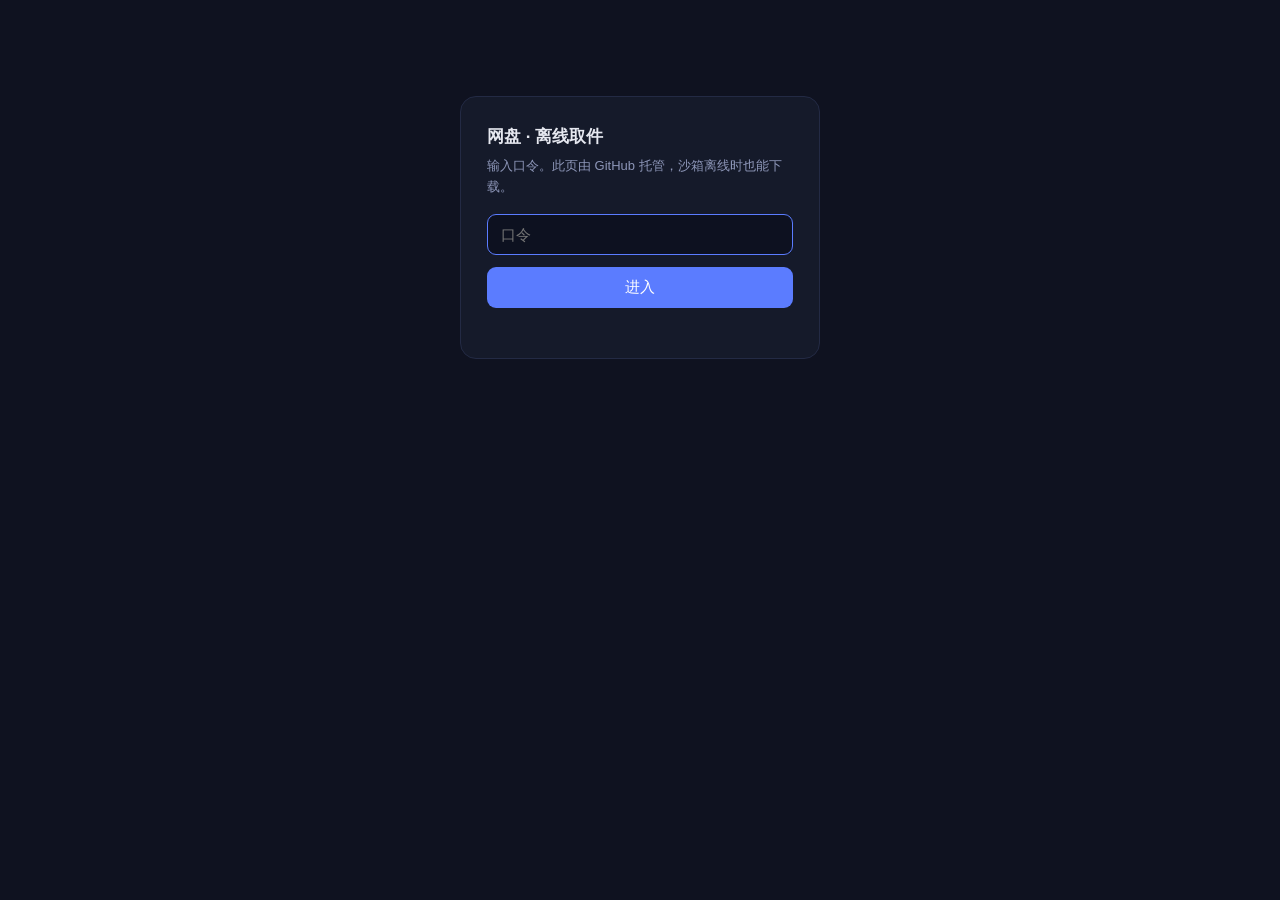
<file: sun.html>
<!doctype html>
<html lang="zh-CN"><head><meta charset="utf-8">
<meta name="viewport" content="width=device-width,initial-scale=1">
<title>网盘 · 离线取件</title>
<style>
 *{box-sizing:border-box}
 body{margin:0;background:#0f1220;color:#e6e8f0;
  font:15px/1.6 -apple-system,BlinkMacSystemFont,"Segoe UI",Roboto,"PingFang SC","Microsoft YaHei",sans-serif}
 .wrap{max-width:820px;margin:0 auto;padding:36px 20px 70px}
 h1{font-size:22px;margin:0 0 6px}
 .sub{color:#7b84a8;font-size:13px;margin-bottom:24px}
 .gate{max-width:360px;margin:60px auto;background:#151a2a;border:1px solid #232a44;border-radius:16px;padding:26px}
 .gate p{color:#8d96b8;font-size:13px;margin:0 0 16px}
 input{width:100%;padding:11px 13px;border-radius:9px;border:1px solid #313a5e;background:#0d1120;color:#e6e8f0;font-size:15px;outline:none}
 input:focus{border-color:#5b7cff}
 .btn{width:100%;margin-top:12px;padding:11px;border:0;border-radius:9px;background:#5b7cff;color:#fff;font-size:15px;cursor:pointer}
 .err{color:#ff7a7a;font-size:12.5px;margin-top:8px;min-height:16px}
 .list{background:#151a2a;border:1px solid #232a44;border-radius:14px;padding:4px 16px}
 .item{display:flex;align-items:center;gap:12px;padding:14px 0;border-bottom:1px solid #1e2438}
 .item:last-child{border:0}
 .nm{flex:1;min-width:0;word-break:break-all}
 .sz{color:#6f7899;font-size:12.5px;white-space:nowrap}
 a.dl{text-decoration:none;border:1px solid #313a5e;background:#1d2438;color:#cdd6f5;border-radius:8px;padding:7px 15px;font-size:13px;white-space:nowrap}
 a.dl:hover{border-color:#5b7cff;background:#232c48}
 .foot{margin-top:18px;color:#5f6785;font-size:12px}
</style></head><body>
<div class="wrap">
 <div id="gate" class="gate">
  <h1 style="font-size:17px">网盘 · 离线取件</h1>
  <p>输入口令。此页由 GitHub 托管，沙箱离线时也能下载。</p>
  <input id="key" type="password" placeholder="口令" autofocus>
  <button class="btn" id="go">进入</button>
  <div class="err" id="err"></div>
 </div>
 <div id="app" style="display:none">
  <h1>网盘 · 离线取件</h1>
  <div class="sub">文件托管在 GitHub Release，不依赖服务器，沙箱休眠也能下。</div>
  <div class="list" id="list"></div>
  <div class="foot">WorkBuddy · github.com/sunhaobin2024-spec/world-clock-dashboard</div>
 </div>
</div>
<script>
const FILES=[{"n": "00-CPP三讲总结.mp4", "u": "https://github.com/sunhaobin2024-spec/world-clock-dashboard/releases/download/v1/file-f0beed0e76.mp4", "s": "3.0 MB"}, {"n": "01-CPP基础语法.mp4", "u": "https://github.com/sunhaobin2024-spec/world-clock-dashboard/releases/download/v1/file-45f137a359.mp4", "s": "7.2 MB"}, {"n": "02-CPP面向对象.mp4", "u": "https://github.com/sunhaobin2024-spec/world-clock-dashboard/releases/download/v1/file-188d584fa7.mp4", "s": "7.5 MB"}, {"n": "03-CPP标准库STL.mp4", "u": "https://github.com/sunhaobin2024-spec/world-clock-dashboard/releases/download/v1/file-3349edec92.mp4", "s": "6.4 MB"}, {"n": "26.3-client.zip", "u": "https://github.com/sunhaobin2024-spec/world-clock-dashboard/releases/download/v1/26.3-client.zip", "s": "523.1 MB"}, {"n": "Alpine-3.20-standard-x86_64.iso", "u": "https://github.com/sunhaobin2024-spec/world-clock-dashboard/releases/download/v1/Alpine-3.20-standard-x86_64.iso", "s": "209.0 MB"}, {"n": "Kali学习全书.html", "u": "https://github.com/sunhaobin2024-spec/world-clock-dashboard/releases/download/v1/kali-book.html", "s": "26.6 KB"}, {"n": "Kali学习全书_合订终极版.html", "u": "https://github.com/sunhaobin2024-spec/world-clock-dashboard/releases/download/v1/kali-book-ultimate.html", "s": "90.2 KB"}, {"n": "Kali学习全书_完整版.html", "u": "https://github.com/sunhaobin2024-spec/world-clock-dashboard/releases/download/v1/kali-book-full.html", "s": "63.1 KB"}, {"n": "Kali学习全书_深度版.html", "u": "https://github.com/sunhaobin2024-spec/world-clock-dashboard/releases/download/v1/kali-book-deep.html", "s": "56.4 KB"}, {"n": "Kali学习指南.html", "u": "https://github.com/sunhaobin2024-spec/world-clock-dashboard/releases/download/v1/kali-study-guide.html", "s": "11.9 KB"}, {"n": "TinyCore-15.0.iso", "u": "https://github.com/sunhaobin2024-spec/world-clock-dashboard/releases/download/v1/TinyCore-15.0.iso", "s": "24.0 MB"}, {"n": "TinyCorePure64-15.0.iso", "u": "https://github.com/sunhaobin2024-spec/world-clock-dashboard/releases/download/v1/TinyCorePure64-15.0.iso", "s": "32.0 MB"}, {"n": "VergeOS.iso", "u": "https://github.com/sunhaobin2024-spec/world-clock-dashboard/releases/download/v1/VergeOS.iso", "s": "1.8 MB"}, {"n": "Web安全深度剖析.pdf", "u": "https://github.com/sunhaobin2024-spec/world-clock-dashboard/releases/download/v1/web-security-deep-analysis.pdf", "s": "9.0 MB"}, {"n": "ZalithLauncher-2.7.2-arm64-v8a.apk", "u": "https://github.com/sunhaobin2024-spec/world-clock-dashboard/releases/download/v1/ZalithLauncher-2.7.2-arm64-v8a.apk", "s": "172.5 MB"}, {"n": "slax-2026.11-64bit-6.iso", "u": "https://github.com/sunhaobin2024-spec/world-clock-dashboard/releases/download/v1/slax-2026.11-64bit-6.iso", "s": "512.0 MB"}, {"n": "【给WorkBuddy】整改需求单_访问日志异常流量_2026-11-08.md", "u": "https://github.com/sunhaobin2024-spec/world-clock-dashboard/releases/download/v1/file-7a82eedbf8.md", "s": "2.5 KB"}, {"n": "【给WorkBuddy】网站访问统计报告_2026-11-08.md", "u": "https://github.com/sunhaobin2024-spec/world-clock-dashboard/releases/download/v1/file-03f96a6904.md", "s": "3.0 KB"}, {"n": "下载工具.zip", "u": "https://github.com/sunhaobin2024-spec/world-clock-dashboard/releases/download/v1/download-tools.zip", "s": "17.8 MB"}, {"n": "白帽子讲浏览器安全.docx", "u": "https://github.com/sunhaobin2024-spec/world-clock-dashboard/releases/download/v1/whitehat-browser-security.docx", "s": "7.0 MB"}, {"n": "给WorkBuddy_整改需求_2026-11-08.md", "u": "https://github.com/sunhaobin2024-spec/world-clock-dashboard/releases/download/v1/file-13396686e9.md", "s": "2.4 KB"}];
const HASH="f8bbe39ffa73d926e841b481c2876e71d79ba18132f23aad6eea5f82b83cd49f";
const REPO="github.com/sunhaobin2024-spec/world-clock-dashboard";
const $=id=>document.getElementById(id);
function fmtList(){
  $("list").innerHTML=FILES.map(f=>'<div class="item"><span class="nm">'+f.n+'</span><span class="sz">'+f.s+'</span><a class="dl" href="'+f.u+'" target="_blank" rel="noopener">下载</a></div>').join("");
}
async function digest(s){
  const b=await crypto.subtle.digest("SHA-256",new TextEncoder().encode(s));
  return [...new Uint8Array(b)].map(x=>x.toString(16).padStart(2,"0")).join("");
}
async function enter(){
  const h=await digest($("key").value);
  if(h===HASH){
    sessionStorage.setItem("dg","1"); $("gate").style.display="none"; $("app").style.display="block"; fmtList();
  }else{ $("err").textContent="口令错误"; }
}
$("go").onclick=enter;
$("key").addEventListener("keydown",e=>{ if(e.key==="Enter") enter(); });
if(sessionStorage.getItem("dg")==="1"){ $("gate").style.display="none"; $("app").style.display="block"; fmtList(); }
</script></body></html>
</file>
